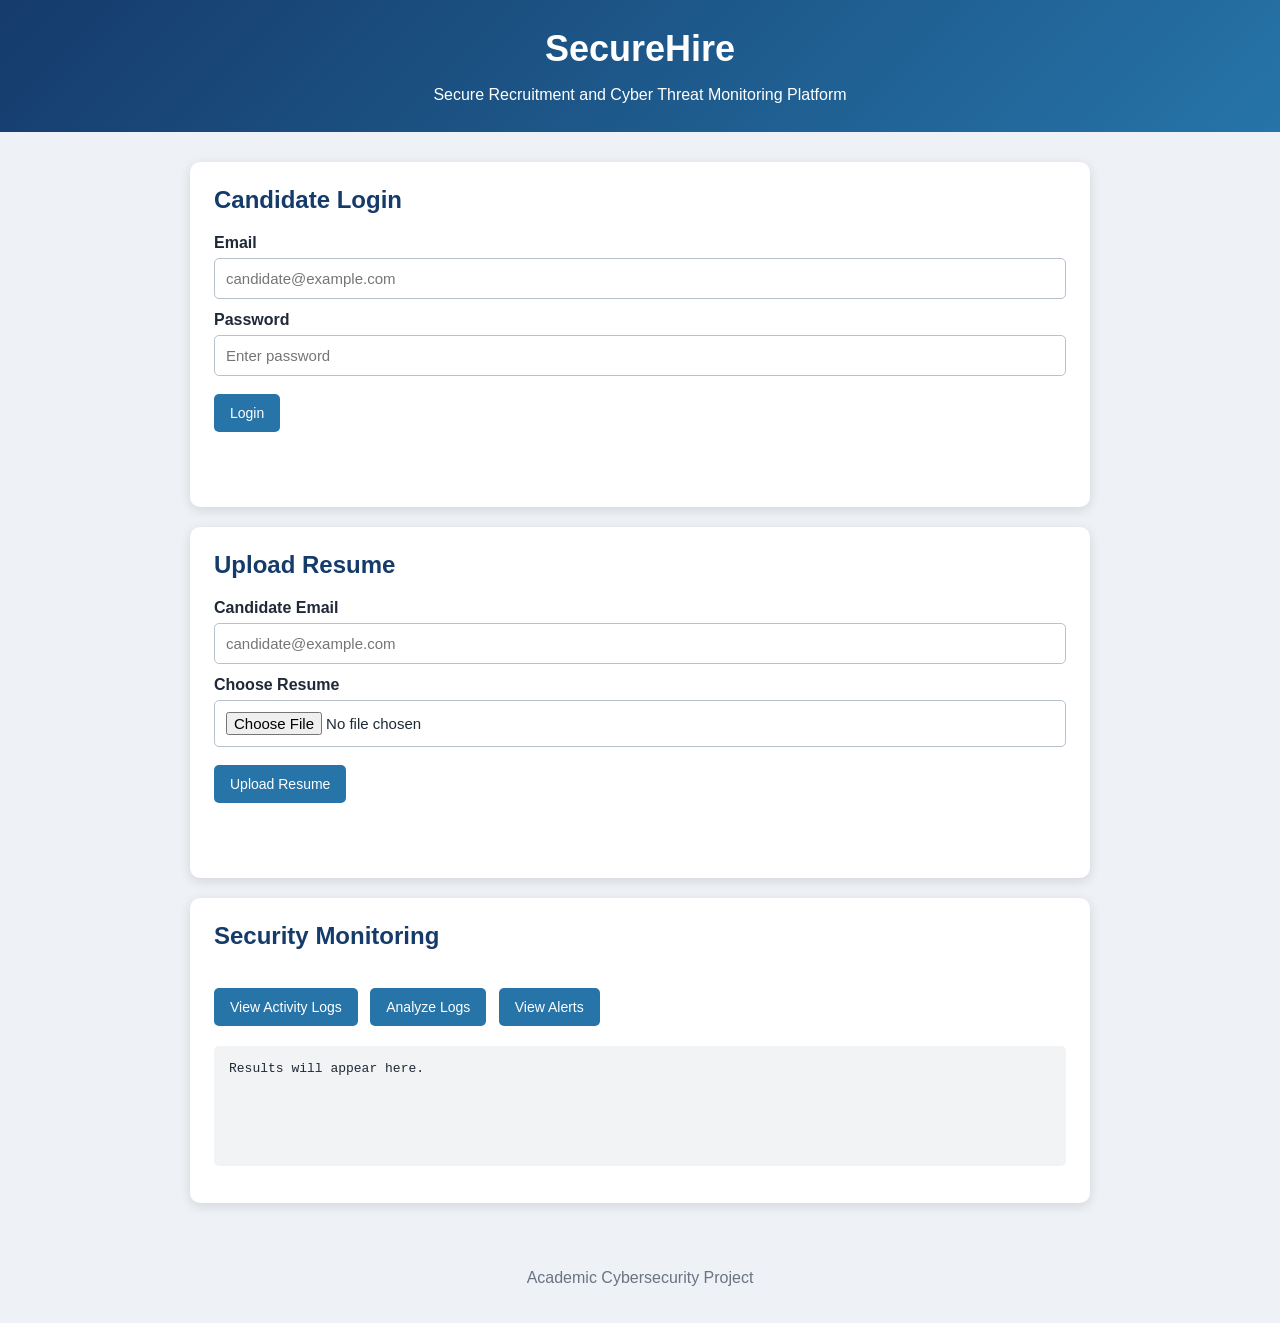
<file: frontend/index.html>
<!DOCTYPE html>
<html lang="en">
<head>
    <meta charset="UTF-8">
    <meta name="viewport" content="width=device-width, initial-scale=1.0">
    <title>SecureHire Job Portal</title>
    <link rel="stylesheet" href="style.css">
</head>
<body>
    <header class="header">
        <h1>SecureHire</h1>
        <p>Secure Recruitment and Cyber Threat Monitoring Platform</p>
    </header>

    <main class="container">
        <section class="card">
            <h2>Candidate Login</h2>

            <form id="loginForm">
                <label for="loginEmail">Email</label>
                <input
                    id="loginEmail"
                    type="email"
                    placeholder="candidate@example.com"
                    required
                >

                <label for="loginPassword">Password</label>
                <input
                    id="loginPassword"
                    type="password"
                    placeholder="Enter password"
                    required
                >

                <button type="submit">Login</button>
            </form>

            <p id="loginResult" class="message"></p>
        </section>

        <section class="card">
            <h2>Upload Resume</h2>

            <form id="resumeForm">
                <label for="resumeEmail">Candidate Email</label>
                <input
                    id="resumeEmail"
                    type="email"
                    placeholder="candidate@example.com"
                    required
                >

                <label for="resumeFile">Choose Resume</label>
                <input
                    id="resumeFile"
                    type="file"
                    accept=".pdf,.doc,.docx"
                    required
                >

                <button type="submit">Upload Resume</button>
            </form>

            <p id="uploadResult" class="message"></p>
        </section>

        <section class="card">
            <h2>Security Monitoring</h2>

            <button id="logsButton">View Activity Logs</button>
            <button id="analyzeButton">Analyze Logs</button>
            <button id="alertsButton">View Alerts</button>

            <pre id="securityResult">Results will appear here.</pre>
        </section>
    </main>

    <footer class="footer">
        <p>Academic Cybersecurity Project</p>
    </footer>

    <script src="script.js"></script>
</body>
</html>
</file>
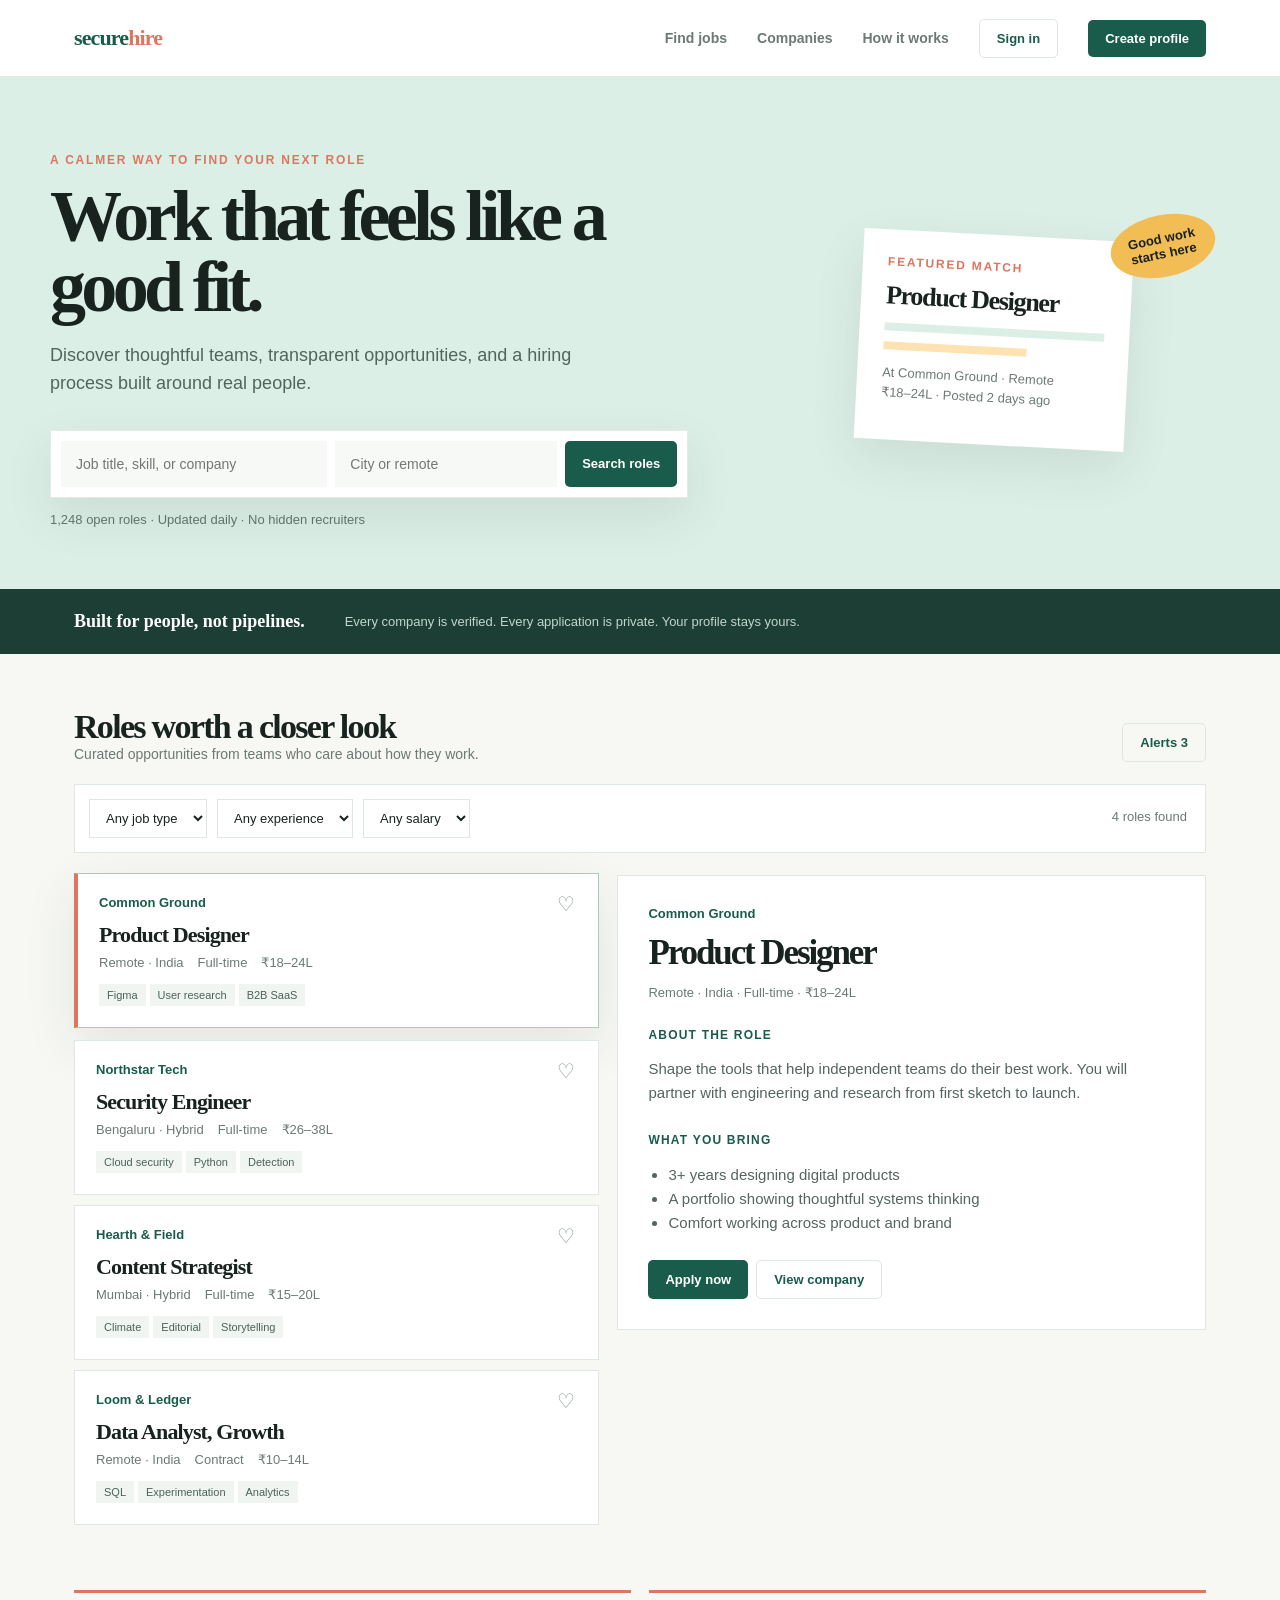
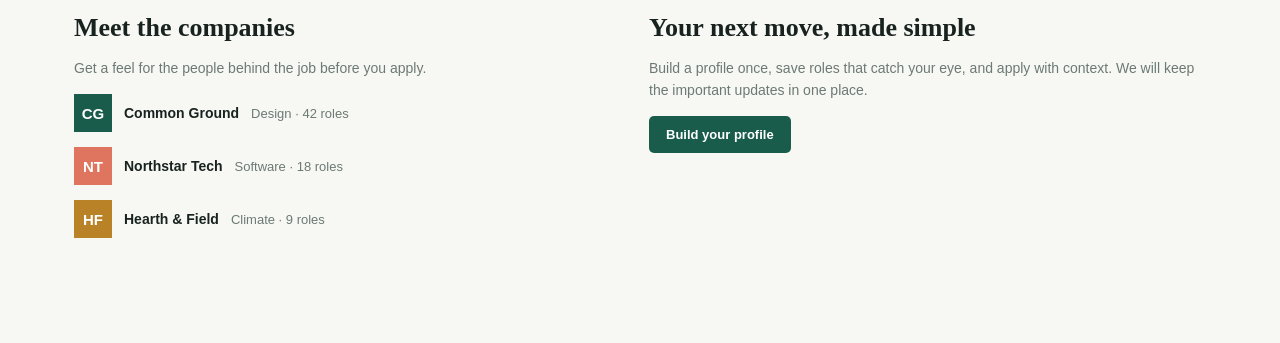
<file: recruitment-site/index.html>
<!doctype html>
<html lang="en">
<head>
  <meta charset="UTF-8"><meta name="viewport" content="width=device-width, initial-scale=1.0">
  <title>SecureHire | Find work that fits</title>
  <style>
    :root{--ink:#18221f;--muted:#6c7974;--line:#dfe7e2;--paper:#f7f8f4;--white:#fff;--green:#195c4b;--mint:#dcefe6;--yellow:#f2bd55;--coral:#df755f;--shadow:0 18px 50px rgba(23,46,39,.09)}
    *{box-sizing:border-box}body{margin:0;color:var(--ink);background:var(--paper);font-family:Georgia,'Times New Roman',serif}button,input,select,textarea{font:inherit}button{cursor:pointer}.site-header{background:#fff;border-bottom:1px solid var(--line);position:sticky;top:0;z-index:5}.nav{max-width:1180px;margin:auto;height:76px;display:flex;align-items:center;gap:30px;padding:0 24px}.brand{color:var(--green);font-weight:700;font-size:22px;letter-spacing:-.04em;margin-right:auto}.brand span{color:var(--coral)}.nav a{color:var(--muted);text-decoration:none;font:600 14px Arial,sans-serif}.nav a:hover{color:var(--green)}.nav-btn,.ghost-btn,.primary-btn{border:0;border-radius:5px;padding:11px 17px;font:700 13px Arial,sans-serif}.nav-btn,.primary-btn{color:#fff;background:var(--green)}.ghost-btn{color:var(--green);background:transparent;border:1px solid var(--line)}.nav-btn:hover,.primary-btn:hover{background:#104a3c}
    .hero{background:var(--mint);padding:76px 24px 62px}.hero-inner{max-width:1180px;margin:auto;display:grid;grid-template-columns:1.15fr .85fr;gap:70px;align-items:center}.eyebrow{color:var(--coral);font:700 12px Arial,sans-serif;letter-spacing:.15em;text-transform:uppercase}h1{font-size:clamp(42px,6vw,72px);line-height:.98;letter-spacing:-.065em;margin:14px 0 20px;max-width:670px}.hero-copy{color:#52645d;font:18px/1.55 Arial,sans-serif;max-width:540px}.search-box{background:#fff;padding:10px;border:1px solid rgba(25,92,75,.12);box-shadow:var(--shadow);margin-top:32px;display:grid;grid-template-columns:1.2fr 1fr auto;gap:8px}.search-box input,.search-box select{border:0;background:#f7f9f6;padding:15px;min-width:0;outline:0;font:14px Arial,sans-serif}.hero-note{font:13px Arial,sans-serif;color:#62716b;margin-top:14px}.hero-art{position:relative;min-height:280px;display:flex;align-items:center;justify-content:center}.art-card{width:270px;background:#fff;padding:25px;box-shadow:var(--shadow);transform:rotate(3deg)}.art-card strong{display:block;font-size:26px;letter-spacing:-.05em;margin:12px 0}.art-card p{color:var(--muted);font:13px/1.5 Arial,sans-serif}.art-line{height:8px;background:var(--mint);margin:11px 0}.art-line.short{width:65%;background:#ffe2b1}.art-sticker{position:absolute;background:var(--yellow);padding:16px 19px;border-radius:50%;font:bold 13px Arial,sans-serif;transform:rotate(-12deg);top:15px;right:3%}.trust-band{background:#1d3e34;color:#fff}.trust-inner{max-width:1180px;margin:auto;padding:22px 24px;display:flex;align-items:center;gap:40px}.trust-inner strong{font-size:18px}.trust-inner span{color:#c1d6cc;font:13px Arial,sans-serif}
    .content{max-width:1180px;padding:54px 24px 90px;margin:auto}.section-head{display:flex;justify-content:space-between;align-items:end;gap:20px;margin-bottom:22px}h2{font-size:34px;letter-spacing:-.05em;margin:0}.section-head p{color:var(--muted);font:14px Arial,sans-serif;margin:0}.feature-grid{display:grid;grid-template-columns:repeat(3,minmax(0,1fr));gap:18px;margin:34px 0 0}.feature-card,.step-card{background:#fff;border:1px solid var(--line);padding:24px;box-shadow:0 10px 26px rgba(20,36,31,.04)}.feature-icon{width:46px;height:46px;border-radius:12px;background:var(--mint);display:grid;place-items:center;font-size:22px;margin-bottom:16px}.feature-card h3,.step-card h3{margin:0 0 10px;font-size:22px;letter-spacing:-.04em}.feature-card p,.step-card p{margin:0;color:#586d67;font:15px/1.6 Arial,sans-serif}.stats-grid{display:grid;grid-template-columns:repeat(4,minmax(0,1fr));gap:16px;margin:30px 0 0}.stat-box{background:#fff;border:1px solid var(--line);padding:24px 18px}.stat-box strong{display:block;font-size:30px;letter-spacing:-.06em;color:var(--green)}.stat-box span{display:block;color:var(--muted);font:13px Arial,sans-serif;margin-top:6px}.cta-strip{margin-top:42px;background:#fff;border:1px solid var(--line);padding:26px 28px;display:flex;justify-content:space-between;align-items:center;gap:20px}.cta-strip p{margin:0;color:#536862;font:15px Arial,sans-serif}.steps-grid{display:grid;grid-template-columns:repeat(3,minmax(0,1fr));gap:18px;margin-top:34px}.step-number{display:inline-flex;align-items:center;justify-content:center;width:36px;height:36px;border-radius:50%;background:var(--yellow);font:700 14px Arial,sans-serif;color:var(--ink);margin-bottom:16px}.filters{background:#fff;border:1px solid var(--line);padding:14px;display:flex;flex-wrap:wrap;gap:10px;margin-bottom:22px}.filters select{border:1px solid var(--line);padding:10px 12px;color:var(--ink);background:#fff;font:13px Arial,sans-serif}.result-count{color:var(--muted);font:13px Arial,sans-serif;margin-left:auto;padding:10px 4px}.job-layout{display:grid;grid-template-columns:1fr 1.12fr;gap:18px;align-items:start}.job-list{display:grid;gap:10px}.job-card{background:#fff;border:1px solid var(--line);padding:21px;position:relative;transition:transform .2s,box-shadow .2s}.job-card:hover,.job-card.selected{transform:translateY(-2px);box-shadow:var(--shadow);border-color:#a8cdbd}.job-card.selected{border-left:4px solid var(--coral)}.job-card h3{margin:12px 0 7px;font-size:22px;letter-spacing:-.04em}.company{color:var(--green);font:700 13px Arial,sans-serif}.job-meta{color:var(--muted);font:13px Arial,sans-serif;display:flex;gap:14px;flex-wrap:wrap}.tag{display:inline-block;background:#f1f5f1;color:#496259;padding:5px 8px;font:11px Arial,sans-serif;margin:14px 4px 0 0}.save{position:absolute;right:17px;top:17px;border:0;background:transparent;color:#80918a;font-size:20px}.save.saved{color:var(--coral)}.detail{background:#fff;border:1px solid var(--line);padding:30px;position:sticky;top:100px;min-height:430px}.detail h3{font-size:35px;letter-spacing:-.06em;margin:12px 0}.detail h4{font:700 12px Arial,sans-serif;text-transform:uppercase;letter-spacing:.1em;margin:28px 0 10px;color:var(--green)}.detail p,.detail li{color:#55655e;font:15px/1.6 Arial,sans-serif}.detail ul{padding-left:20px}.detail-actions{display:flex;gap:8px;margin-top:25px}.below-grid{display:grid;grid-template-columns:1fr 1fr;gap:18px;margin-top:65px}.info-panel{border-top:3px solid var(--coral);padding-top:20px}.info-panel h3{font-size:26px;margin:0 0 9px}.info-panel p{color:var(--muted);font:14px/1.6 Arial,sans-serif}.company-row{display:flex;gap:12px;align-items:center;margin:15px 0;font:700 14px Arial,sans-serif}.logo{width:38px;height:38px;display:grid;place-items:center;color:#fff;background:var(--green);font:bold 15px Arial,sans-serif}.logo.orange{background:var(--coral)}.logo.gold{background:#b98226}.small-note{color:var(--muted);font:13px Arial,sans-serif}
    .dashboard,.auth-panel{display:none}.dashboard.active,.auth-panel.active{display:block}.dashbar{background:#fff;border-bottom:1px solid var(--line);padding:22px 24px;display:flex;justify-content:space-between;align-items:center}.dashbar h2{font-size:25px}.dash-content{max-width:1180px;margin:auto;padding:30px 24px}.panel{background:#fff;border:1px solid var(--line);padding:24px;margin-bottom:18px}.panel h3{margin-top:0}.auth-panel{max-width:500px;margin:60px auto;background:#fff;border:1px solid var(--line);padding:30px;box-shadow:var(--shadow)}.field{margin:14px 0}.field label{display:block;color:var(--muted);font:700 12px Arial,sans-serif;margin-bottom:7px}.field input,.field select,.field textarea{width:100%;border:1px solid var(--line);padding:12px;outline:0}.form-actions{display:flex;gap:8px;margin-top:20px}.message{display:none;padding:11px;margin-bottom:15px;font:13px Arial,sans-serif}.message.success,.message.error{display:block}.message.success{color:#216447;background:#e5f4eb}.message.error{color:#9b3e32;background:#fde8e3}.modal-backdrop{display:none;position:fixed;inset:0;z-index:10;background:rgba(19,38,31,.45);align-items:center;justify-content:center;padding:20px}.modal-backdrop.open{display:flex}.modal{background:#fff;width:min(620px,100%);max-height:90vh;overflow:auto;padding:30px;box-shadow:var(--shadow)}.modal-top{display:flex;justify-content:space-between;align-items:start}.close{border:0;background:transparent;font-size:25px;color:var(--muted)}.profile-summary{display:grid;grid-template-columns:100px 1fr;gap:20px;align-items:center}.avatar{width:90px;height:90px;display:grid;place-items:center;background:var(--yellow);font-size:34px}.profile-summary h3{font-size:30px;margin:0 0 5px}.notification{padding:14px 0;border-bottom:1px solid var(--line);font:14px/1.4 Arial,sans-serif}.notification small{display:block;color:var(--muted);margin-top:5px}
    @media(max-width:800px){.nav{gap:14px}.nav a{display:none}.hero-inner,.job-layout,.below-grid,.feature-grid,.stats-grid,.steps-grid{grid-template-columns:1fr;gap:30px}.hero-art{min-height:220px}.detail{position:static}.search-box{grid-template-columns:1fr}.trust-inner{display:block}.trust-inner span{display:block;margin-top:8px}.section-head{display:block}.section-head p{margin-top:8px}.cta-strip{display:block}.cta-strip button{margin-top:18px}}
  </style>
</head>
<body>
  <header class="site-header"><nav class="nav"><div class="brand">secure<span>hire</span></div><a href="#jobs">Find jobs</a><a href="#companies">Companies</a><a href="#how-it-works">How it works</a><button class="ghost-btn" onclick="showRoleAuth('candidate')">Sign in</button><button class="nav-btn" onclick="showRoleSignup('candidate')">Create profile</button></nav></header>
  <main id="publicSite"><section class="hero"><div class="hero-inner"><div><div class="eyebrow">A calmer way to find your next role</div><h1>Work that feels like a good fit.</h1><p class="hero-copy">Discover thoughtful teams, transparent opportunities, and a hiring process built around real people.</p><form class="search-box" onsubmit="event.preventDefault();filterJobs()"><input id="keywordSearch" placeholder="Job title, skill, or company"><input id="locationSearch" placeholder="City or remote"><button class="primary-btn" type="submit">Search roles</button></form><div class="hero-note">1,248 open roles · Updated daily · No hidden recruiters</div></div><div class="hero-art"><div class="art-card"><div class="eyebrow">Featured match</div><strong>Product Designer</strong><div class="art-line"></div><div class="art-line short"></div><p>At Common Ground · Remote<br>₹18–24L · Posted 2 days ago</p></div><div class="art-sticker">Good work<br>starts here</div></div></div></section><div class="trust-band"><div class="trust-inner"><strong>Built for people, not pipelines.</strong><span>Every company is verified. Every application is private. Your profile stays yours.</span></div></div><section id="jobs" class="content"><div class="section-head"><div><h2>Roles worth a closer look</h2><p>Curated opportunities from teams who care about how they work.</p></div><button class="ghost-btn" onclick="openNotifications()">Alerts <span id="alertCount">3</span></button></div><div class="filters"><select id="typeFilter" onchange="filterJobs()"><option value="">Any job type</option><option>Full-time</option><option>Contract</option><option>Part-time</option></select><select id="experienceFilter" onchange="filterJobs()"><option value="">Any experience</option><option>Entry level</option><option>Mid level</option><option>Senior level</option></select><select id="salaryFilter" onchange="filterJobs()"><option value="">Any salary</option><option value="15">₹15L+</option><option value="25">₹25L+</option></select><span class="result-count" id="resultCount"></span></div><div class="job-layout"><div class="job-list" id="jobList"></div><article class="detail" id="jobDetail"></article></div><div class="below-grid" id="companies"><div class="info-panel"><h3>Meet the companies</h3><p>Get a feel for the people behind the job before you apply.</p><div class="company-row"><div class="logo">CG</div>Common Ground <span class="small-note">Design · 42 roles</span></div><div class="company-row"><div class="logo orange">NT</div>Northstar Tech <span class="small-note">Software · 18 roles</span></div><div class="company-row"><div class="logo gold">HF</div>Hearth & Field <span class="small-note">Climate · 9 roles</span></div></div><div class="info-panel" id="how-it-works"><h3>Your next move, made simple</h3><p>Build a profile once, save roles that catch your eye, and apply with context. We will keep the important updates in one place.</p><button class="primary-btn" onclick="showRoleSignup('candidate')">Build your profile</button></div></div></section></main>
  <section id="candidateAuth" class="auth-panel"><h2>Welcome back</h2><div id="candidateAuthMessage" class="message"></div><div id="candidateLoginView"><div class="field"><label>Email</label><input id="candidateEmail" type="email" placeholder="you@email.com"></div><div class="field"><label>Password</label><input id="candidatePassword" type="password"></div><div class="form-actions"><button class="primary-btn" onclick="loginUser('candidate')">Sign in</button><button class="ghost-btn" onclick="showRoleSignup('candidate')">Create account</button></div></div><div id="candidateSignupView" style="display:none"><div class="field"><label>Full name</label><input id="candidateName"></div><div class="field"><label>Email</label><input id="candidateSignupEmail" type="email"></div><div class="field"><label>Password</label><input id="candidateSignupPassword" type="password"></div><div class="field"><label>Experience</label><select id="candidateExperience"><option>Entry level</option><option>Mid level</option><option>Senior level</option></select></div><div class="field"><label>Top skills</label><input id="candidateSkills" placeholder="e.g. Product design, Figma, research"></div><div class="form-actions"><button class="primary-btn" onclick="signupUser('candidate')">Create profile</button><button class="ghost-btn" onclick="showRoleAuth('candidate')">I have an account</button></div></div></section>
  <section id="recruiterAuth" class="auth-panel"><h2>Recruiter access</h2><div id="recruiterAuthMessage" class="message"></div><div class="field"><label>Email</label><input id="recruiterEmail" type="email"></div><div class="field"><label>Password</label><input id="recruiterPassword" type="password"></div><button class="primary-btn" onclick="loginUser('recruiter')">Sign in</button></section><section id="testerAuth" class="auth-panel"><h2>Security testing</h2><div id="testerAuthMessage" class="message"></div><div class="field"><label>Email</label><input id="testerEmail" type="email"></div><div class="field"><label>Password</label><input id="testerPassword" type="password"></div><button class="primary-btn" onclick="loginUser('tester')">Sign in</button></section>
  <section id="candidateDashboard" class="dashboard"><div class="dashbar"><h2>My SecureHire</h2><div><button class="ghost-btn" onclick="openNotifications()">Notifications</button><button class="primary-btn" onclick="logoutUser()">Log out</button></div></div><div class="dash-content"><div class="panel"><div class="profile-summary"><div class="avatar" id="dashAvatar">JS</div><div><h3 id="candidateWelcomeName"></h3><div id="candidateProfileMeta" class="company"></div><p class="small-note">Your profile is ready to share with teams. Keep it current for better matches.</p><button class="ghost-btn" onclick="openProfile()">Edit profile</button></div></div></div><div class="panel"><h3>Recommended for you</h3><div class="job-list" id="candidateJobs"></div></div><div class="panel"><h3>Application tracker</h3><div id="candidateApplications"></div></div></div></section>
  <section id="recruiterDashboard" class="dashboard"><div class="dashbar"><h2>Recruiter / Admin Dashboard</h2><button class="primary-btn" onclick="logoutUser()">Log out</button></div><div class="dash-content"><div class="panel"><h3>Candidate security overview</h3><p id="recruiterLiveStatus" class="small-note"></p><table style="width:100%;text-align:left"><tbody id="recruiterTableBody"></tbody></table></div></div></section><section id="testerDashboard" class="dashboard"><div class="dashbar"><h2>Security Demo Dashboard</h2><button class="primary-btn" onclick="logoutUser()">Log out</button></div><div class="dash-content"><div class="panel"><h3>Testing controls</h3><button class="primary-btn" onclick="simulateAttack('brute_force')">Brute force</button><button class="ghost-btn" onclick="simulateAttack('sql_injection')">SQL injection</button><button class="ghost-btn" onclick="simulateAttack('malicious_upload')">Malicious upload</button><div id="attackAlertBox" class="message"></div></div><div class="panel"><h3>Recent simulation logs</h3><table style="width:100%;text-align:left"><tbody id="testerLogTable"></tbody></table></div></div></section>
  <div id="modalBackdrop" class="modal-backdrop" onclick="closeModal(event)"><div class="modal" id="modalContent"></div></div>
  <script>
    const API_BASE='http://127.0.0.1:8000',KEYS={users:'securehire_users',applications:'securehire_applications'};let currentUser=null,selectedJobId='product';const JOBS=[{id:'product',title:'Product Designer',company:'Common Ground',location:'Remote · India',type:'Full-time',experience:'Mid level',salary:22,range:'₹18–24L',tags:['Figma','User research','B2B SaaS'],description:'Shape the tools that help independent teams do their best work. You will partner with engineering and research from first sketch to launch.',requirements:['3+ years designing digital products','A portfolio showing thoughtful systems thinking','Comfort working across product and brand']},{id:'security',title:'Security Engineer',company:'Northstar Tech',location:'Bengaluru · Hybrid',type:'Full-time',experience:'Senior level',salary:30,range:'₹26–38L',tags:['Cloud security','Python','Detection'],description:'Build security foundations for a fast-growing infrastructure platform. You will make secure defaults easy for every engineering team.',requirements:['5+ years in application or cloud security','Experience with detection and response','Clear, kind technical communication']},{id:'content',title:'Content Strategist',company:'Hearth & Field',location:'Mumbai · Hybrid',type:'Full-time',experience:'Mid level',salary:17,range:'₹15–20L',tags:['Climate','Editorial','Storytelling'],description:'Make climate work legible, useful, and impossible to ignore. Join a small communications team with a big public mission.',requirements:['4+ years in editorial or content strategy','Strong portfolio of long-form work','Interest in climate and public impact']},{id:'analyst',title:'Data Analyst, Growth',company:'Loom & Ledger',location:'Remote · India',type:'Contract',experience:'Entry level',salary:12,range:'₹10–14L',tags:['SQL','Experimentation','Analytics'],description:'Help a curious growth team turn product signals into better decisions. This is a hands-on role with mentorship and visible impact.',requirements:['Working knowledge of SQL','Comfort explaining data to non-analysts','Strong attention to detail']}];const get=(key,fallback=[])=>JSON.parse(localStorage.getItem(key)||JSON.stringify(fallback)),set=(key,value)=>localStorage.setItem(key,JSON.stringify(value));
    function showRoleAuth(role){hideViews();document.getElementById(role+'Auth').classList.add('active');if(role==='candidate'){candidateLoginView.style.display='block';candidateSignupView.style.display='none'}}function showRoleSignup(role){hideViews();document.getElementById(role+'Auth').classList.add('active');if(role==='candidate'){candidateLoginView.style.display='none';candidateSignupView.style.display='block'}}function hideViews(){document.querySelectorAll('.auth-panel,.dashboard').forEach(el=>el.classList.remove('active'));publicSite.style.display='none'}function showMessage(id,text,kind){const el=document.getElementById(id);el.textContent=text;el.className='message '+kind}
    async function signupUser(role){const name=candidateName.value.trim(),email=candidateSignupEmail.value.trim(),password=candidateSignupPassword.value.trim();if(!name||!email||!password){showMessage('candidateAuthMessage','Please complete your profile details.','error');return}const user={role,name,email,password,experience:candidateExperience.value,skills:candidateSkills.value,createdAt:new Date().toISOString()};try{await fetch(API_BASE+'/register-user',{method:'POST',headers:{'Content-Type':'application/x-www-form-urlencoded'},body:new URLSearchParams({name,email,password,role,experience:user.experience,skills:user.skills}).toString()})}catch(e){}const users=get(KEYS.users);users.push(user);set(KEYS.users,users);currentUser=user;renderCandidateDashboard()}
    async function loginUser(role){const email=document.getElementById(role+'Email').value.trim(),password=document.getElementById(role+'Password').value.trim();if(!email||!password){showMessage(role+'AuthMessage','Enter your email and password.','error');return}let user=get(KEYS.users).find(item=>item.email.toLowerCase()===email.toLowerCase()&&item.role===role);try{const response=await fetch(API_BASE+'/login-user',{method:'POST',headers:{'Content-Type':'application/x-www-form-urlencoded'},body:new URLSearchParams({email,password,role}).toString()}),data=await response.json();if(data.status==='success')user={...user,...data.user,role,name:data.user.name||user?.name||email.split('@')[0],email}}catch(e){}if(!user){showMessage(role+'AuthMessage','We could not find that account. Check your details or create a profile first.','error');return}currentUser=user;if(role==='candidate')renderCandidateDashboard();else if(role==='recruiter')renderRecruiterDashboard();else renderTesterDashboard()}
    function logoutUser(){currentUser=null;hideViews();publicSite.style.display='block';window.scrollTo({top:0,behavior:'smooth'})}function filterJobs(){const keyword=(keywordSearch.value||'').toLowerCase(),location=(locationSearch.value||'').toLowerCase(),type=typeFilter.value,experience=experienceFilter.value,min=Number(salaryFilter.value||0),filtered=JOBS.filter(job=>(!keyword||[job.title,job.company,...job.tags].join(' ').toLowerCase().includes(keyword))&&(!location||job.location.toLowerCase().includes(location))&&(!type||job.type===type)&&(!experience||job.experience===experience)&&job.salary>=min);if(filtered.length)selectedJobId=filtered[0].id;renderJobs(filtered)}
    function renderJobs(jobs=JOBS,target='jobList'){const list=document.getElementById(target);list.innerHTML='';if(target==='jobList')resultCount.textContent=jobs.length+' roles found';if(!jobs.length){list.innerHTML='<div class="panel"><strong>No roles match yet.</strong><p class="small-note">Try a broader search or clear a filter.</p></div>';return}jobs.forEach(job=>{const saved=get('securehire_saved',[]).includes(job.id),card=document.createElement('article');card.className='job-card '+(job.id===selectedJobId?'selected':'');card.onclick=()=>selectJob(job.id,target);card.innerHTML='<button class="save '+(saved?'saved':'')+'" onclick="event.stopPropagation();toggleSave(\''+job.id+'\',this)" aria-label="Save job">'+(saved?'♥':'♡')+'</button><div class="company">'+job.company+'</div><h3>'+job.title+'</h3><div class="job-meta"><span>'+job.location+'</span><span>'+job.type+'</span><span>'+job.range+'</span></div><div>'+job.tags.map(tag=>'<span class="tag">'+tag+'</span>').join('')+'</div>';list.appendChild(card)});if(target==='jobList')renderDetail()}function selectJob(id,target='jobList'){selectedJobId=id;if(target==='jobList'){renderJobs(JOBS);renderDetail()}}function renderDetail(){const job=JOBS.find(item=>item.id===selectedJobId)||JOBS[0];jobDetail.innerHTML='<div class="company">'+job.company+'</div><h3>'+job.title+'</h3><div class="job-meta">'+job.location+' · '+job.type+' · '+job.range+'</div><h4>About the role</h4><p>'+job.description+'</p><h4>What you bring</h4><ul>'+job.requirements.map(item=>'<li>'+item+'</li>').join('')+'</ul><div class="detail-actions"><button class="primary-btn" onclick="openApplication(\''+job.id+'\')">Apply now</button><button class="ghost-btn" onclick="openCompany(\''+job.company+'\')">View company</button></div>'}function toggleSave(id,button){const saved=get('securehire_saved',[]),next=saved.includes(id)?saved.filter(item=>item!==id):[...saved,id];set('securehire_saved',next);button.classList.toggle('saved');button.textContent=next.includes(id)?'♥':'♡'}
    function openApplication(id){const job=JOBS.find(item=>item.id===id);if(!currentUser){showRoleAuth('candidate');showMessage('candidateAuthMessage','Sign in to apply and keep your application history in one place.','success');return}modalContent.innerHTML='<div class="modal-top"><div><div class="eyebrow">Application</div><h2>'+job.title+'</h2><p class="small-note">'+job.company+' · '+job.location+'</p></div><button class="close" onclick="closeModal()">×</button></div><div class="field"><label>Resume (PDF, DOC, or DOCX)</label><input id="resumeUploadInput" type="file" accept=".pdf,.doc,.docx"></div><div class="field"><label>Short note to the hiring team</label><textarea id="coverLetter" rows="5" placeholder="Why does this role feel like a good fit?"></textarea></div><button class="primary-btn" onclick="submitApplication(\''+job.id+'\')">Send application</button>';modalBackdrop.classList.add('open')}
    async function submitApplication(id){const file=resumeUploadInput.files[0];if(!file){alert('Please attach a resume first.');return}const job=JOBS.find(item=>item.id===id),reader=new FileReader();reader.onload=async()=>{const app={id:Date.now(),candidateName:currentUser.name,candidateEmail:currentUser.email,jobTitle:job.title,company:job.company,resumeFileName:file.name,resumeData:reader.result,coverLetter:coverLetter.value,appliedAt:new Date().toISOString(),status:'Submitted',maliciousFlag:false};const apps=get(KEYS.applications);apps.push(app);set(KEYS.applications,apps);try{await fetch(API_BASE+'/submit-application',{method:'POST',headers:{'Content-Type':'application/x-www-form-urlencoded'},body:new URLSearchParams({candidate_name:app.candidateName,candidate_email:app.candidateEmail,job_title:app.jobTitle,company:app.company,resume_file_name:file.name,resume_data:reader.result,status:'Submitted',malicious_flag:'false'}).toString()})}catch(e){}closeModal();renderCandidateDashboard()};reader.readAsDataURL(file)}
    function renderCandidateDashboard(){hideViews();candidateDashboard.classList.add('active');candidateWelcomeName.textContent=currentUser.name||'Candidate';candidateProfileMeta.textContent=(currentUser.experience||'Candidate')+' · '+(currentUser.skills||'Add your skills');dashAvatar.textContent=(currentUser.name||'C').split(' ').map(item=>item[0]).join('').slice(0,2).toUpperCase();renderJobs(JOBS.slice(0,3),'candidateJobs');const apps=get(KEYS.applications).filter(app=>app.candidateEmail===currentUser.email);candidateApplications.innerHTML=apps.length?apps.map(app=>'<div style="padding:14px 0;border-bottom:1px solid var(--line)"><strong>'+app.jobTitle+'</strong><div class="small-note">'+app.company+' · Applied '+new Date(app.appliedAt).toLocaleDateString()+' · <b>'+app.status+'</b></div></div>').join(''):'<p class="small-note">No applications yet. Your next opportunity is waiting above.</p>'}function openProfile(){modalContent.innerHTML='<div class="modal-top"><h2>Candidate profile</h2><button class="close" onclick="closeModal()">×</button></div><div class="field"><label>Full name</label><input id="profileName" value="'+(currentUser.name||'')+'"></div><div class="field"><label>Professional summary</label><textarea id="profileSkills" rows="4">'+(currentUser.skills||'')+'</textarea></div><button class="primary-btn" onclick="saveProfile()">Save profile</button>';modalBackdrop.classList.add('open')}function saveProfile(){currentUser.name=profileName.value;currentUser.skills=profileSkills.value;const users=get(KEYS.users),index=users.findIndex(user=>user.email===currentUser.email);if(index>=0){users[index]=currentUser;set(KEYS.users,users)}closeModal();renderCandidateDashboard()}
    function openCompany(name){modalContent.innerHTML='<div class="modal-top"><div class="company">Company profile</div><button class="close" onclick="closeModal()">×</button></div><h2>'+name+'</h2><p class="detail">'+name+' is a team that values clear thinking, generous collaboration, and work with a useful life beyond the office. Meet the people, understand the mission, and decide if the rhythm feels right for you.</p><h4>What employees say</h4><p>“The interview process felt like a conversation, not an exam.”</p>';modalBackdrop.classList.add('open')}function openNotifications(){modalContent.innerHTML='<div class="modal-top"><h2>Notifications</h2><button class="close" onclick="closeModal()">×</button></div><div class="notification"><b>New roles match your profile</b><small>3 product and research roles were added today.</small></div><div class="notification"><b>Keep your profile fresh</b><small>Add a recent project to help teams find you.</small></div><div class="notification"><b>Privacy reminder</b><small>Your resume is only shared when you apply.</small></div>';modalBackdrop.classList.add('open')}function closeModal(event){if(!event||event.target===modalBackdrop||event.target.className==='close')modalBackdrop.classList.remove('open')}
    function renderRecruiterDashboard(){hideViews();recruiterDashboard.classList.add('active');recruiterLiveStatus.textContent='Demo mode · security feed will appear when the backend is connected';const apps=get(KEYS.applications);recruiterTableBody.innerHTML=apps.length?'<tr><th>Candidate</th><th>Role</th><th>Status</th></tr>'+apps.map(app=>'<tr><td>'+app.candidateName+'</td><td>'+app.jobTitle+' @ '+app.company+'</td><td>'+app.status+'</td></tr>').join(''):'<tr><td>No candidate applications yet.</td></tr>'}function renderTesterDashboard(){hideViews();testerDashboard.classList.add('active');testerLogTable.innerHTML='<tr><td class="small-note">No simulations run in this session.</td></tr>'}async function simulateAttack(type){attackAlertBox.textContent='Simulation recorded: '+type.replace('_',' ')+' detected and contained.';attackAlertBox.className='message success';try{await fetch(API_BASE+'/simulate-attack',{method:'POST',headers:{'Content-Type':'application/json'},body:JSON.stringify({attack_type:type})})}catch(e){}}renderJobs();
  </script>
</body>
</html>
</file>
<file: frontend/style.css>
* {
    box-sizing: border-box;
}

body {
    margin: 0;
    font-family: Arial, sans-serif;
    background-color: #eef2f7;
    color: #1f2937;
}

.header {
    padding: 28px 20px;
    text-align: center;
    color: white;
    background: linear-gradient(135deg, #153b6b, #2674a8);
}

.header h1 {
    margin: 0;
    font-size: 36px;
}

.header p {
    margin-bottom: 0;
}

.container {
    width: 90%;
    max-width: 900px;
    margin: 30px auto;
}

.card {
    margin: 20px 0;
    padding: 24px;
    background-color: white;
    border-radius: 10px;
    box-shadow: 0 3px 12px rgba(0, 0, 0, 0.12);
}

.card h2 {
    margin-top: 0;
    color: #153b6b;
}

label {
    display: block;
    margin-top: 12px;
    font-weight: bold;
}

input {
    width: 100%;
    margin-top: 6px;
    padding: 11px;
    border: 1px solid #b8c2cc;
    border-radius: 5px;
    font-size: 15px;
}

button {
    margin-top: 18px;
    margin-right: 8px;
    padding: 11px 16px;
    border: none;
    border-radius: 5px;
    color: white;
    background-color: #2674a8;
    cursor: pointer;
    font-size: 14px;
}

button:hover {
    background-color: #153b6b;
}

.message {
    min-height: 20px;
    margin-top: 15px;
    font-weight: bold;
}

.success {
    color: #167a35;
}

.error {
    color: #c62828;
}

pre {
    min-height: 120px;
    margin-top: 20px;
    padding: 15px;
    overflow-x: auto;
    white-space: pre-wrap;
    word-wrap: break-word;
    border-radius: 5px;
    background-color: #f1f3f5;
}

.footer {
    padding: 20px;
    text-align: center;
    color: #6b7280;
}
</file>
